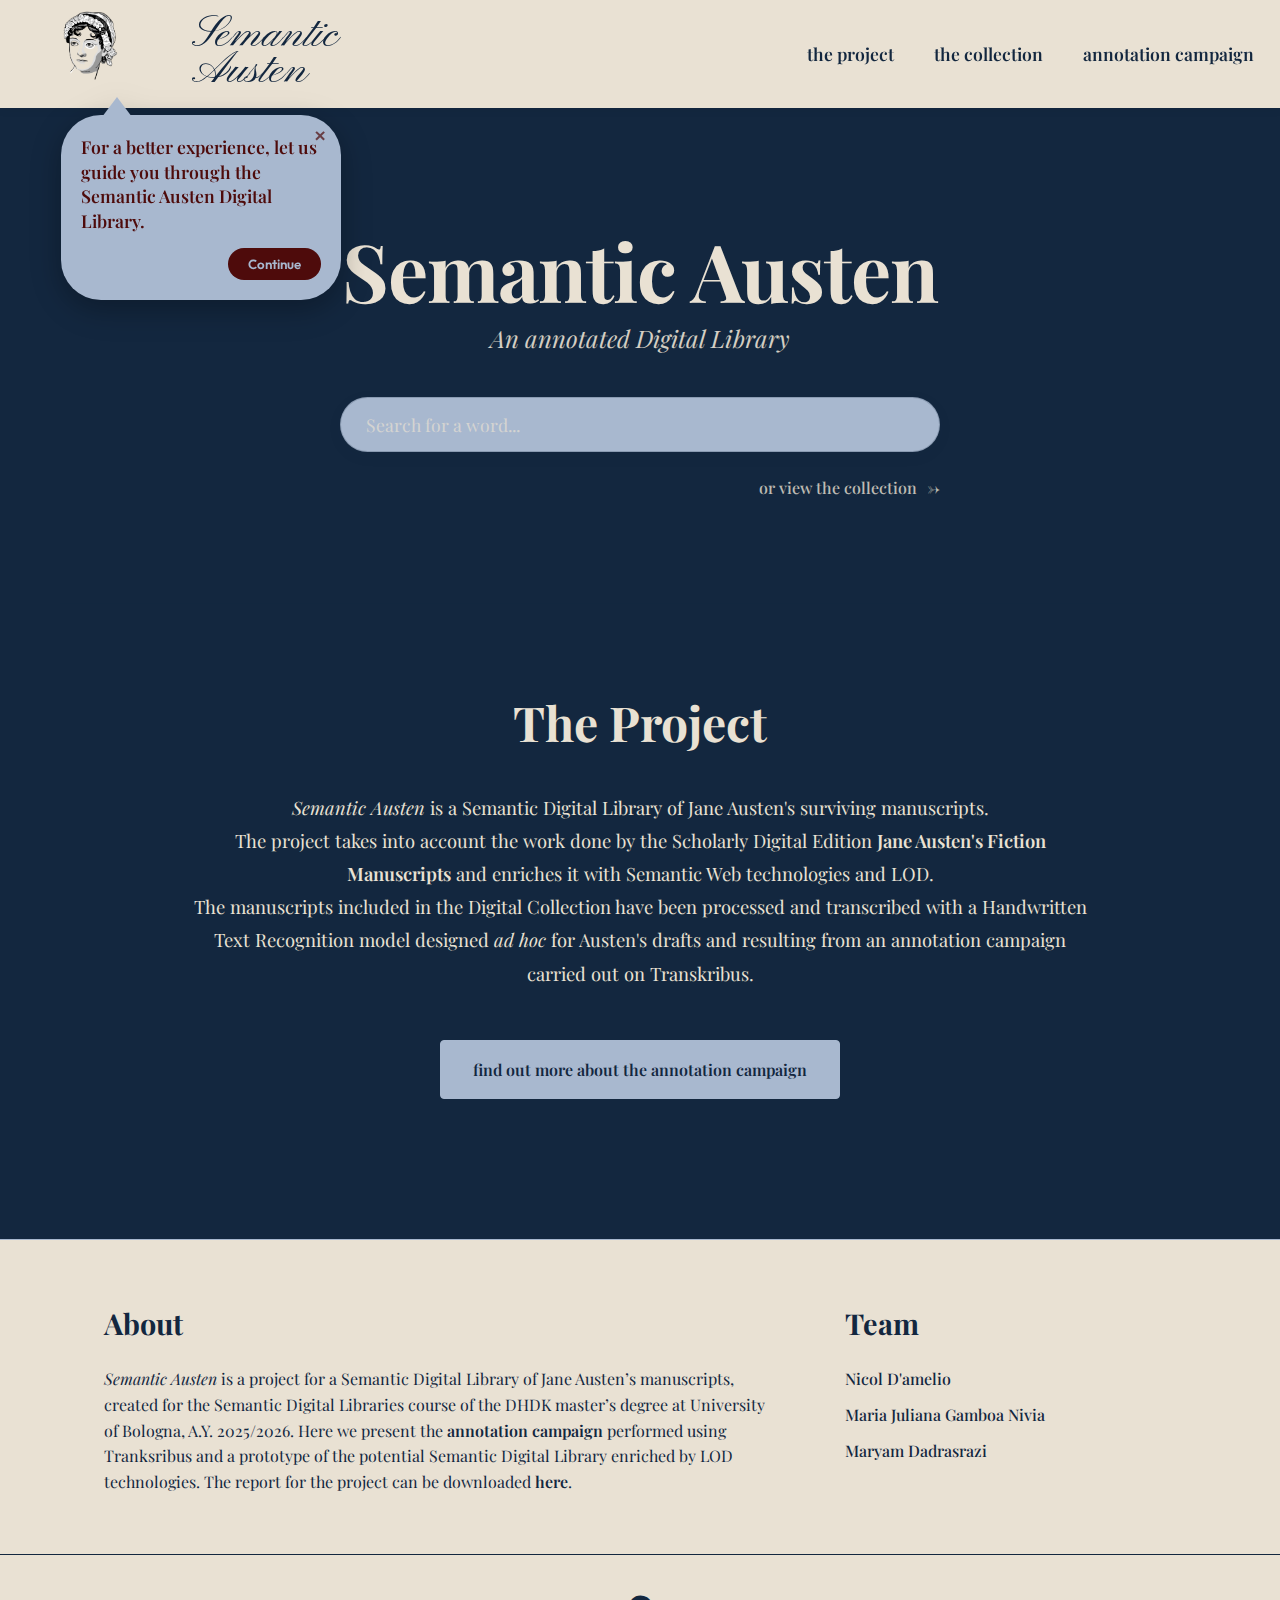
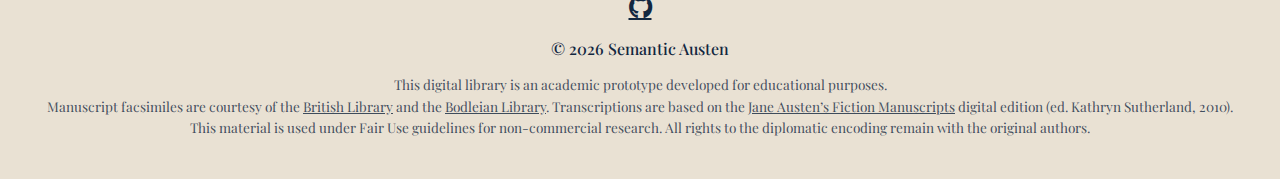
<file: index.html>
<!DOCTYPE html>
<html lang="en">

<head>
    <meta charset="UTF-8">
    <meta name="viewport" content="width=device-width, initial-scale=1.0">
    <title>Semantic Austen</title>
    <meta name="description"
        content="Semantic Austen: A digital humanities project exploring Jane Austen's works through semantic analysis.">
    <link rel="stylesheet" href="style.css">
    <link rel="icon" type="image/png" href="img/favicon.png">
</head>

<body>
    <nav>
        <a href="index.html" class="logo-container">
            <img src="img/logo.png" alt="Semantic Austen Logo">
            <div class="logo-text">
                <span>Semantic</span>
                <span>Austen</span>
            </div>
        </a>
        <button class="menu-toggle" id="mobile-menu-toggle" aria-label="Toggle navigation">
            <span></span>
            <span></span>
            <span></span>
        </button>
        <ul class="nav-links" id="nav-links">
            <li><a href="index.html">the project</a></li>
            <li><a href="collection.html">the collection</a></li>
            <li><a href="annotation.html">annotation campaign</a></li>
        </ul>
    </nav>

    <main class="container fade-in">
        <section class="hero">
            <h1>Semantic Austen</h1>
            <span class="subtitle">An annotated Digital Library</span>

            <div class="search-container">
                <input type="text" class="search-bar" placeholder="Search for a word...">
            </div>

            <div class="collection-link-wrapper">
                <a href="collection.html" class="collection-link">
                    or view the collection <span class="arrow">→</span>
                </a>
            </div>
        </section>

        <section class="project-section">
            <h2>The Project</h2>
            <div class="project-text">
                <p><i>Semantic Austen</i> is a Semantic Digital Library of Jane Austen's surviving manuscripts. <br> The project
                    takes into account the work done by the Scholarly Digital Edition <a href="https://janeausten.ac.uk/index.html">Jane Austen's Fiction Manuscripts</a>
                    and enriches it with Semantic Web technologies and LOD.
                <br> The manuscripts included in the Digital Collection have been processed and transcribed with a Handwritten Text Recognition model designed <i>ad hoc</i> for Austen's drafts and resulting from an annotation campaign carried out on Transkribus.</p>
            </div>
            <a href="annotation.html" class="btn-campaign">find out more about the annotation campaign</a>
        </section>
    </main>

    <aside class="prefooter">
        <div class="prefooter-container">
            <div class="prefooter-about">
                <h3>About</h3>
                <p><i>Semantic Austen</i> is a project for a Semantic Digital Library of Jane Austen’s manuscripts, created for the Semantic Digital Libraries course of the DHDK master’s degree at University of Bologna, A.Y. 2025/2026. Here we present the <a href="https://app.transkribus.org/invitations/93ef7248-2c41-40b5-ad9a-fbcf46987f68">annotation campaign</a> performed using Tranksribus and a prototype of the potential Semantic Digital Library enriched by LOD technologies. The report for the project can be downloaded <a href="report.pdf">here</a>.</p>
            </div>
            <div class="prefooter-team">
                <h3>Team</h3>
                <ul class="team-list">
                    <li><a href="https://github.com/nicoldamelio" target="_blank">Nicol D'amelio</a></li>
                    <li><a href="https://github.com/MariaJGamboa" target="_blank">Maria Juliana
                            Gamboa Nivia</a></li>
                    <li><a href="https://github.com/Maryamdadras" target="_blank">Maryam Dadrasrazi</a></li>
                </ul>
            </div>
        </div>
    </aside>

    <footer>
        <div class="footer-content">
            <a href="https://github.com/boloICOMs/semantic-austen" target="_blank" class="github-link">
                <i class="fa-brands fa-github"></i>
            </a>
            <p class="copyright">&copy; 2026 Semantic Austen</p>
            <p class="license-text">This digital library is an academic prototype developed for educational purposes. <br>
                Manuscript facsimiles are courtesy of the <a href="https://www.bl.uk/terms#websites%20and%20online%20services">British Library</a> and the <a href="https://digital.bodleian.ox.ac.uk/terms/">Bodleian Library</a>. Transcriptions are based on the <a href="https://janeausten.ac.uk/index.html">Jane Austen’s Fiction Manuscripts</a> digital edition (ed. Kathryn Sutherland, 2010). <br> This material is used under Fair Use guidelines for non-commercial research. All rights to the diplomatic encoding remain with the original authors.</p>
        </div>
    </footer>
    <script src="script.js"></script>
</body>

</html>
</file>
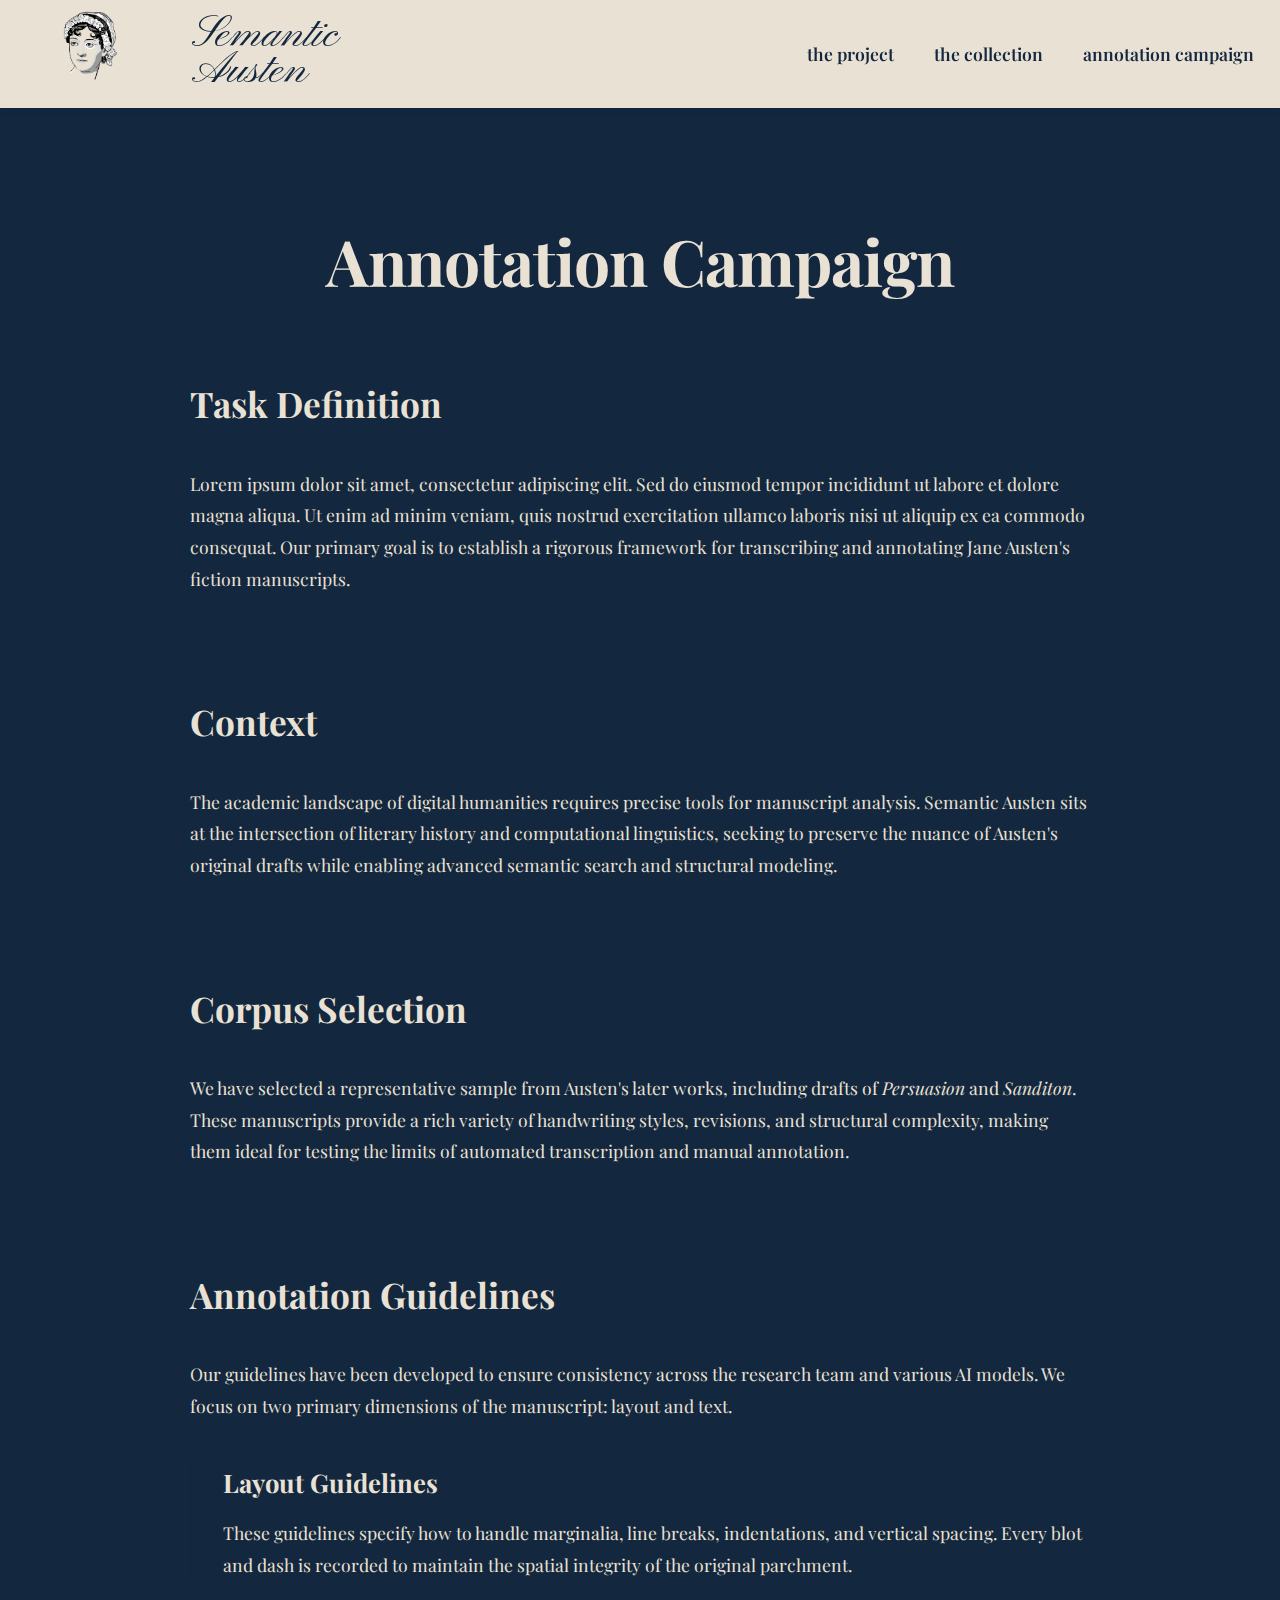
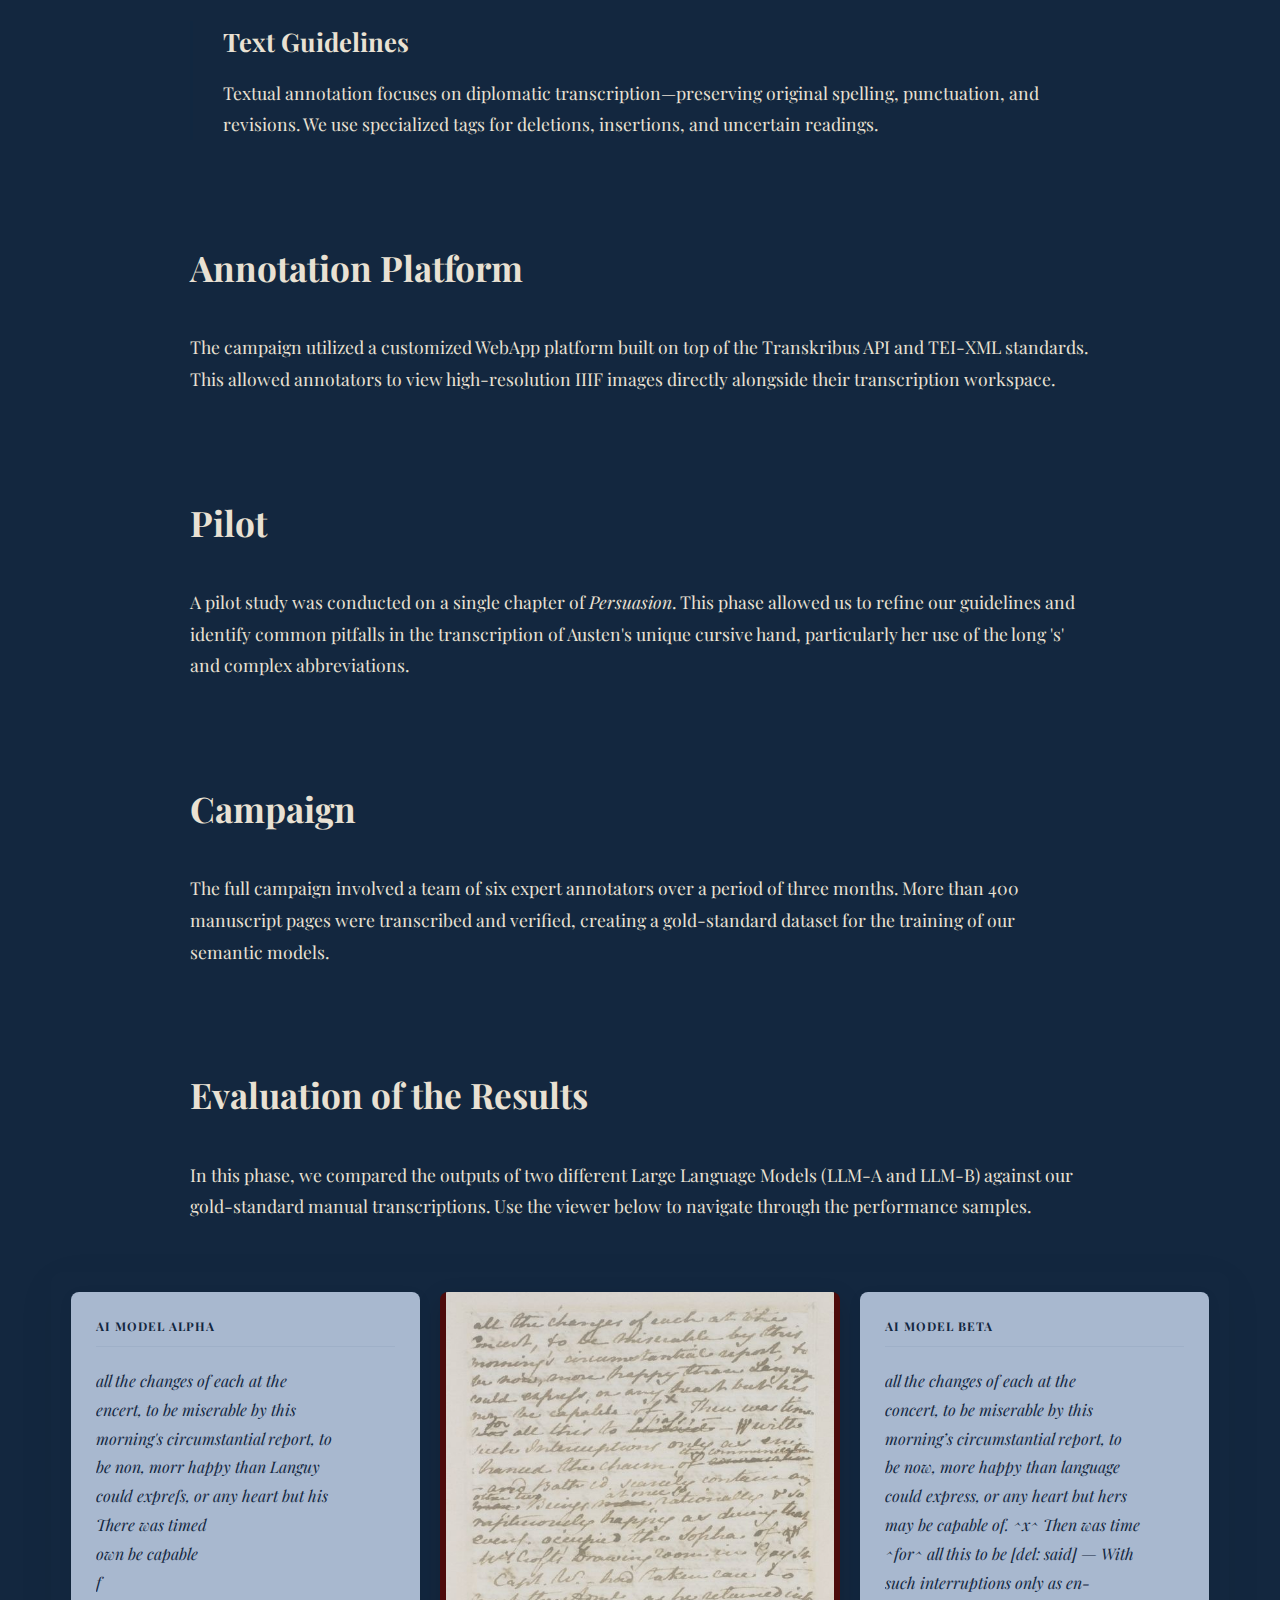
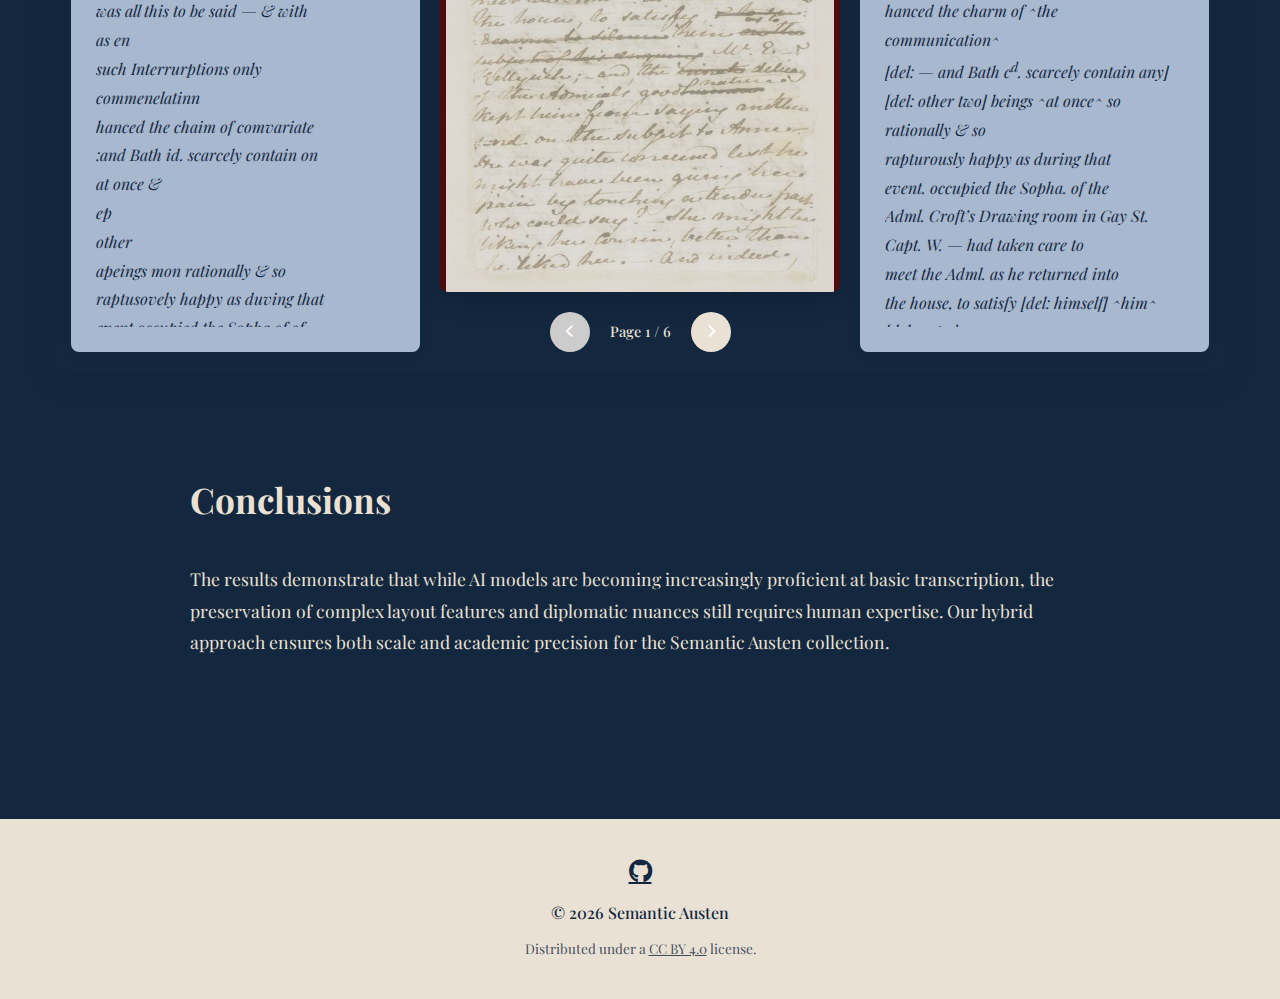
<file: annotation.html>
<!DOCTYPE html>
<html lang="en">

<head>
    <meta charset="UTF-8">
    <meta name="viewport" content="width=device-width, initial-scale=1.0">
    <title>Annotation Campaign | Semantic Austen</title>
    <meta name="description" content="Explore the annotation campaign and AI evaluation results for Semantic Austen.">
    <link rel="stylesheet" href="style.css">
    <link rel="icon" type="image/png" href="img/favicon.png">
    <link rel="stylesheet" href="https://cdnjs.cloudflare.com/ajax/libs/font-awesome/6.0.0/css/all.min.css">
    <link
        href="https://fonts.googleapis.com/css2?family=Inter:wght@300;400;500;600&family=Playfair+Display:ital,wght@0,400;0,700;1,400&display=swap"
        rel="stylesheet">
</head>

<body class="annotation-page">
    <nav>
        <a href="index.html" class="logo-container">
            <img src="img/logo.png" alt="Semantic Austen Logo">
            <div class="logo-text">
                <span>Semantic</span>
                <span>Austen</span>
            </div>
        </a>
        <button class="menu-toggle" id="mobile-menu-toggle" aria-label="Toggle navigation">
            <span></span>
            <span></span>
            <span></span>
        </button>
        <ul class="nav-links" id="nav-links">
            <li><a href="index.html">the project</a></li>
            <li><a href="collection.html">the collection</a></li>
            <li><a href="annotation.html" class="active">annotation campaign</a></li>
        </ul>
    </nav>

    <main class="container fade-in">
        <section class="hero no-subtitle">
            <h1>Annotation Campaign</h1>
        </section>

        <!-- Task Definition -->
        <section class="content-section">
            <h2>Task Definition</h2>
            <p>Lorem ipsum dolor sit amet, consectetur adipiscing elit. Sed do eiusmod tempor incididunt ut labore et
                dolore magna aliqua. Ut enim ad minim veniam, quis nostrud exercitation ullamco laboris nisi ut aliquip
                ex ea commodo consequat. Our primary goal is to establish a rigorous framework for transcribing and
                annotating Jane Austen's fiction manuscripts.</p>
        </section>

        <!-- Context -->
        <section class="content-section">
            <h2>Context</h2>
            <p>The academic landscape of digital humanities requires precise tools for manuscript analysis. Semantic
                Austen sits at the intersection of literary history and computational linguistics, seeking to preserve
                the nuance of Austen's original drafts while enabling advanced semantic search and structural modeling.
            </p>
        </section>

        <!-- Corpus Selection -->
        <section class="content-section">
            <h2>Corpus Selection</h2>
            <p>We have selected a representative sample from Austen's later works, including drafts of
                <em>Persuasion</em> and <em>Sanditon</em>. These manuscripts provide a rich variety of handwriting
                styles, revisions, and structural complexity, making them ideal for testing the limits of automated
                transcription and manual annotation.
            </p>
        </section>

        <!-- Annotation Guidelines -->
        <section class="content-section">
            <h2>Annotation Guidelines</h2>
            <p>Our guidelines have been developed to ensure consistency across the research team and various AI models.
                We focus on two primary dimensions of the manuscript: layout and text.</p>

            <div class="subsection">
                <h3>Layout Guidelines</h3>
                <p>These guidelines specify how to handle marginalia, line breaks, indentations, and vertical spacing.
                    Every blot and dash is recorded to maintain the spatial integrity of the original parchment.</p>
            </div>

            <div class="subsection">
                <h3>Text Guidelines</h3>
                <p>Textual annotation focuses on diplomatic transcription—preserving original spelling, punctuation, and
                    revisions. We use specialized tags for deletions, insertions, and uncertain readings.</p>
            </div>
        </section>

        <!-- Annotation Platform -->
        <section class="content-section">
            <h2>Annotation Platform</h2>
            <p>The campaign utilized a customized WebApp platform built on top of the Transkribus API and TEI-XML
                standards. This allowed annotators to view high-resolution IIIF images directly alongside their
                transcription workspace.</p>
        </section>

        <!-- Pilot -->
        <section class="content-section">
            <h2>Pilot</h2>
            <p>A pilot study was conducted on a single chapter of <em>Persuasion</em>. This phase allowed us to refine
                our guidelines and identify common pitfalls in the transcription of Austen's unique cursive hand,
                particularly her use of the long 's' and complex abbreviations.</p>
        </section>

        <!-- Campaign -->
        <section class="content-section">
            <h2>Campaign</h2>
            <p>The full campaign involved a team of six expert annotators over a period of three months. More than 400
                manuscript pages were transcribed and verified, creating a gold-standard dataset for the training of our
                semantic models.</p>
        </section>

        <!-- Evaluation of the Results -->
        <section class="content-section evaluation-section">
            <div class="section-intro">
                <h2>Evaluation of the Results</h2>
                <p>In this phase, we compared the outputs of two different Large Language Models (LLM-A and LLM-B)
                    against
                    our gold-standard manual transcriptions. Use the viewer below to navigate through the performance
                    samples.</p>
            </div>

            <div class="comparison-viewer">
                <div class="transcription-panel ai-panel" id="ai-1-panel">
                    <span class="panel-label">AI Model Alpha</span>
                    <div class="transcription-text" id="ai-1-text">
                        <!-- Content via JS -->
                    </div>
                </div>

                <div class="manuscript-panel">
                    <div class="manuscript-frame">
                        <img id="eval-img" src="" alt="Manuscript Page">
                    </div>
                    <div class="page-nav">
                        <button id="eval-prev" class="btn-circle" disabled><i class="fas fa-chevron-left"></i></button>
                        <span class="page-indicator">Page <span id="eval-page-num">1</span> / 6</span>
                        <button id="eval-next" class="btn-circle"><i class="fas fa-chevron-right"></i></button>
                    </div>
                </div>

                <div class="transcription-panel ai-panel" id="ai-2-panel">
                    <span class="panel-label">AI Model Beta</span>
                    <div class="transcription-text" id="ai-2-text">
                        <!-- Content via JS -->
                    </div>
                </div>
            </div>
        </section>

        <!-- Conclusions -->
        <section class="content-section">
            <h2>Conclusions</h2>
            <p>The results demonstrate that while AI models are becoming increasingly proficient at basic transcription,
                the preservation of complex layout features and diplomatic nuances still requires human expertise. Our
                hybrid approach ensures both scale and academic precision for the Semantic Austen collection.</p>
        </section>
    </main>

    <footer class="fade-in">
        <div class="footer-content">
            <a href="https://github.com/boloICOMs/semantic-austen" target="_blank" class="github-link">
                <i class="fa-brands fa-github"></i>
            </a>
            <p class="copyright">&copy; 2026 Semantic Austen</p>
            <p class="license-text">Distributed under a <a href="https://creativecommons.org/licenses/by/4.0/"
                    target="_blank">CC BY 4.0</a> license.</p>
        </div>
    </footer>

    <script src="script.js"></script>
</body>

</html>
</file>
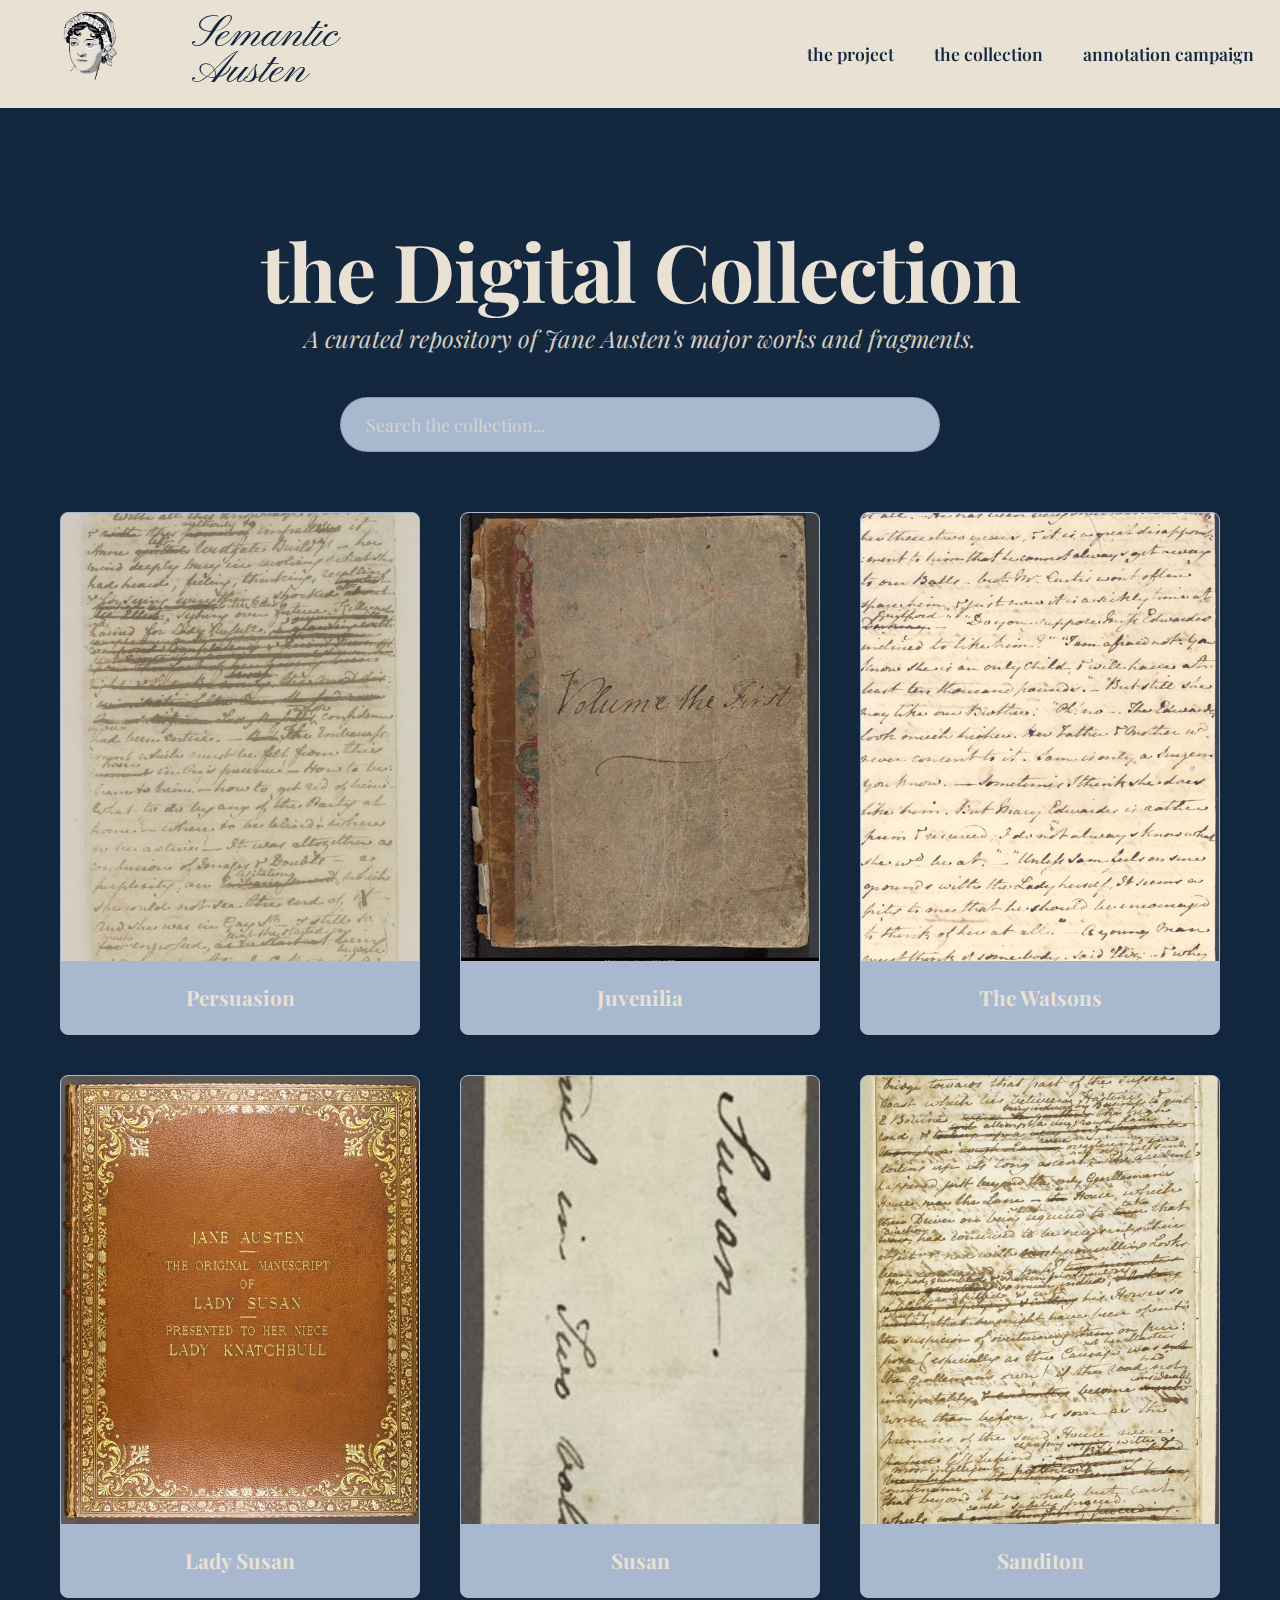
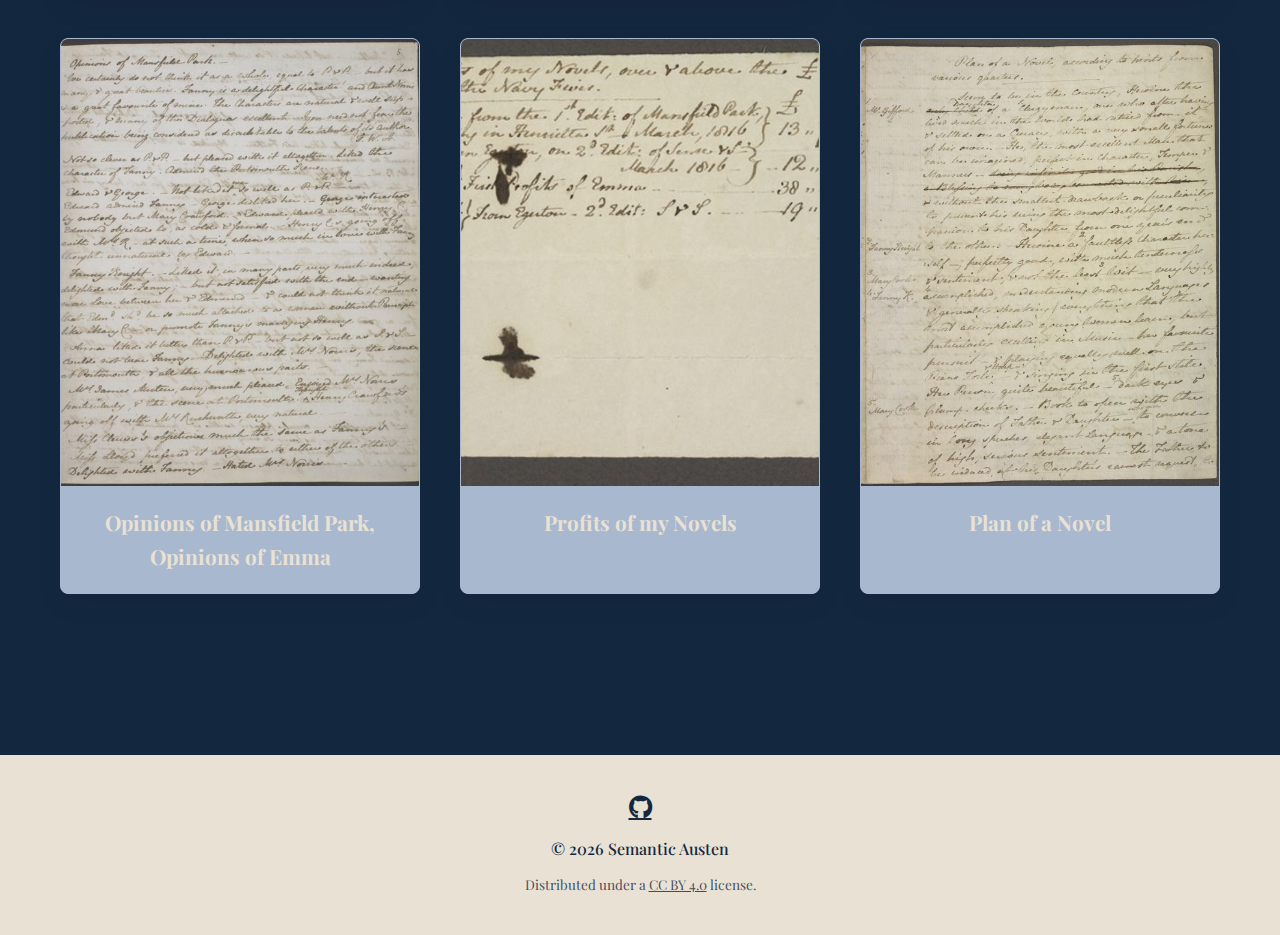
<file: collection.html>
<!DOCTYPE html>
<html lang="en">

<head>
    <meta charset="UTF-8">
    <meta name="viewport" content="width=device-width, initial-scale=1.0">
    <title>The Collection | Semantic Austen</title>
    <meta name="description" content="Browse the digital collection of Jane Austen's works.">
    <link rel="stylesheet" href="style.css">
    <link rel="icon" type="image/png" href="img/favicon.png">
</head>

<body>
    <nav>
        <a href="index.html" class="logo-container">
            <img src="img/logo.png" alt="Semantic Austen Logo">
            <div class="logo-text">
                <span>Semantic</span>
                <span>Austen</span>
            </div>
        </a>
        <button class="menu-toggle" id="mobile-menu-toggle" aria-label="Toggle navigation">
            <span></span>
            <span></span>
            <span></span>
        </button>
        <ul class="nav-links" id="nav-links">
            <li><a href="index.html">the project</a></li>
            <li><a href="collection.html">the collection</a></li>
            <li><a href="annotation.html">annotation campaign</a></li>
        </ul>
    </nav>

    <main class="container fade-in">
        <section class="hero">
            <h1>the Digital Collection</h1>
            <p class="subtitle">A curated repository of Jane Austen's major works and fragments.</p>
        </section>

        <section class="search-section">
            <input type="text" class="search-bar" placeholder="Search the collection...">
        </section>

        <section class="collection-grid">
            <!-- Card 1: Persuasion -->
            <a href="persuasion.html" class="collection-card">
                <div class="card-image-wrapper">
                    <img src="img/collection/persuasion.jpg"
                        alt="Persuasion">
                </div>
                <div class="card-caption">
                    <h4>Persuasion</h4>
                </div>
            </a>

            <!-- Card 2: Pride and Prejudice -->
            <a href="#" class="collection-card">
                <div class="card-image-wrapper">
                    <img src="img/collection/juvenilia.jpg"
                        alt="Juvenilia">
                </div>
                <div class="card-caption">
                    <h4>Juvenilia</h4>
                </div>
            </a>

            <!-- Card 4: Emma -->
            <a href="#" class="collection-card">
                <div class="card-image-wrapper">
                    <img src="img/collection/thewatsons.jpg"
                        alt="The Watsons">
                </div>
                <div class="card-caption">
                    <h4>The Watsons</h4>
                </div>
            </a>
            
            <!-- Card 3: Sense and Sensibility -->
            <a href="#" class="collection-card">
                <div class="card-image-wrapper">
                    <img src="img/collection/ladysusan.jpg"
                        alt="Lady Susan">
                </div>
                <div class="card-caption">
                    <h4>Lady Susan</h4>
                </div>
            </a>

            <!-- Card 5: Mansfield Park -->
            <a href="#" class="collection-card">
                <div class="card-image-wrapper">
                    <img src="img/collection/susan.jpg"
                        alt="Susan">
                </div>
                <div class="card-caption">
                    <h4>Susan</h4>
                </div>
            </a>

            <!-- Card 6: Sanditon -->
            <a href="#" class="collection-card">
                <div class="card-image-wrapper">
                    <img src="img/collection/sanditon.jpg"
                        alt="Sanditon">
                </div>
                <div class="card-caption">
                    <h4>Sanditon</h4>
                </div>
            </a>

            <!-- Card 7: The Juvenilia -->
            <a href="#" class="collection-card">
                <div class="card-image-wrapper">
                    <img src="img/collection/opinions.jpg"
                        alt="Opinions">
                </div>
                <div class="card-caption">
                    <h4>Opinions of Mansfield Park, Opinions of Emma</h4>
                </div>
            </a>

            <!-- Card 8: Northanger Abbey -->
            <a href="#" class="collection-card">
                <div class="card-image-wrapper">
                    <img src="img/collection/profits.jpg"
                        alt="Profits">
                </div>
                <div class="card-caption">
                    <h4>Profits of my Novels</h4>
                </div>
            </a>

            <!-- Card 9: Lady Susan -->
            <a href="#" class="collection-card">
                <div class="card-image-wrapper">
                    <img src="img/collection/plan.jpg"
                        alt="Plan">
                </div>
                <div class="card-caption">
                    <h4>Plan of a Novel</h4>
                </div>
            </a>
        </section>
    </main>

    <footer>
        <div class="footer-content">
            <a href="https://github.com/boloICOMs/semantic-austen" target="_blank" class="github-link">
                <i class="fa-brands fa-github"></i>
            </a>
            <p class="copyright">&copy; 2026 Semantic Austen</p>
            <p class="license-text">Distributed under a <a href="https://creativecommons.org/licenses/by/4.0/"
                    target="_blank">CC BY 4.0</a> license.</p>
        </div>
    </footer>
    <script src="script.js"></script>
</body>

</html>
</file>
<file: style.css>
@import url('https://fonts.googleapis.com/css2?family=Outfit:wght@300;400;600&family=Playfair+Display:ital,wght@0,400;0,700;1,400&family=Cinzel:wght@400;700&family=Pinyon+Script&display=swap');
@import url('https://cdnjs.cloudflare.com/ajax/libs/font-awesome/6.0.0/css/all.min.css');

:root {
    /* Mother of Pearl & Mystic Navy Palette */
    --bg-pearl: #E9E1D3;
    /* Mother of Pearl */
    --brand-navy: #13273F;
    /* Mystic Navy */
    --action-red: #4E0B0B;
    /* Red Inferno */
    --accent-slate: #A8B8CF;
    /* Slate Blue */

    /* Standard UI Variable Mapping */
    --bg-color: var(--bg-pearl);
    --surface-color: var(--bg-pearl);
    --primary-color: var(--bg-pearl);
    --secondary-color: var(--accent-slate);
    --text-color: var(--bg-pearl);
    --cta-color: var(--action-red);

    --navbar-height: clamp(100px, 12vh, 150px);
}

* {
    margin: 0;
    padding: 0;
    box-sizing: border-box;
}

html,
body {
    margin: 0;
    padding: 0;
    min-height: 100vh;
    overflow-x: hidden;
    /* Safety against horizontal scroll */
    width: 100%;
    padding-top: var(--navbar-height);
    /* Offset for fixed header */
}

body {
    font-family: 'Playfair Display', serif;
    background-color: var(--brand-navy);
    color: var(--bg-pearl);
    line-height: 1.6;
    display: flex;
    flex-direction: column;
}

/* Page Specific Overrides */
.collection-page {
    background-color: var(--bg-pearl);
    color: var(--brand-navy);
}

.collection-page h1,
.collection-page h2,
.collection-page h3,
.collection-page h4,
.collection-page h5,
.collection-page h6 {
    color: var(--brand-navy) !important;
}

.collection-page .hero .subtitle {
    color: var(--brand-navy);
    opacity: 0.8;
}

.collection-page .collection-card h4:hover {
    color: var(--action-red) !important;
}

.collection-page .search-bar {
    background-color: var(--accent-slate);
    color: var(--brand-navy);
    border: 1px solid rgba(19, 39, 63, 0.1);
}

.collection-page .search-bar::placeholder {
    color: rgba(19, 39, 63, 0.5);
}

.collection-page .collection-link {
    color: var(--brand-navy);
}

/* Item Page Specific Overrides */
.item-page {
    background-color: var(--bg-pearl);
    color: var(--brand-navy);
}

.item-page h1,
.item-page h2,
.item-page h4,
.item-page h5,
.item-page h6 {
    color: var(--brand-navy) !important;
}

.item-page .hero .subtitle {
    color: var(--brand-navy);
    opacity: 0.8;
}

.item-page .manuscript-viewer {
    background-color: var(--brand-navy);
    padding: 20px;
    border-radius: 8px;
    color: var(--bg-pearl);
}

.item-page .manuscript-image-wrapper {
    background-color: rgba(233, 225, 211, 0.1);
    box-shadow: 0 10px 40px rgba(0, 0, 0, 0.3);
}

.item-page .transcription-box {
    background-color: var(--brand-navy);
    color: var(--bg-pearl);
    border: 1px solid rgba(233, 225, 211, 0.1);
}

.item-page .transcription-title {
    color: var(--bg-pearl);
    border-bottom-color: rgba(233, 225, 211, 0.2);
}

.item-page .transcription-content {
    color: var(--bg-pearl);
}

.item-page .btn-page {
    background-color: var(--bg-pearl);
    color: var(--brand-navy);
}

.item-page .btn-page:hover:not(:disabled) {
    background-color: var(--accent-slate);
}

.item-page .btn-page:disabled {
    background-color: rgba(233, 225, 211, 0.2);
    color: rgba(233, 225, 211, 0.4);
}

.item-page .metadata-section {
    background-color: var(--accent-slate);
    border: none;
    box-shadow: 0 10px 30px rgba(168, 184, 207, 0.2);
}

.item-page .metadata-label,
.item-page .metadata-value {
    color: var(--brand-navy);
}

.item-page .metadata-item {
    border-bottom-color: rgba(19, 39, 63, 0.2);
}

.item-page .media-card {
    background-color: var(--action-red);
    border: 1px solid rgba(19, 39, 63, 0.1);
}

.item-page .media-title,
.item-page .media-type {
    color: var(--bg-pearl);
}



main {
    flex: 1 1 auto;
    /* Allow main to grow and shrink as needed */
}

h1,
h2,
h3,
h4,
h5,
h6 {
    font-family: 'Playfair Display', serif;
    color: var(--bg-pearl);
}

/* Navbar */
nav {
    width: 100%;
    height: var(--navbar-height);
    background: var(--bg-pearl);
    backdrop-filter: blur(10px);
    display: flex;
    justify-content: space-between;
    align-items: center;
    padding: 0 2%;
    position: fixed;
    top: 0;
    left: 0;
    z-index: 1000;
    box-shadow: 0 2px 10px rgba(0, 0, 0, 0.05);
    transition: transform 0.4s cubic-bezier(0.4, 0, 0.2, 1), background 0.3s ease;
}

nav.nav-hidden {
    transform: translateY(-100%);
}

.logo-container {
    display: flex;
    align-items: center;
    gap: 25px;
    /* Reduced gap to attach text closer to logo */
    text-decoration: none;
    color: var(--brand-navy);
}

.logo-container img {
    height: calc(var(--navbar-height) * 0.85);
    /* Responsive logo height */
    width: auto;
    transition: transform 0.3s ease;
}

.logo-container:hover img {
    transform: scale(1.05);
}

.logo-text {
    font-family: 'Pinyon Script', cursive;
    font-size: clamp(1.8rem, 4vw, 2.8rem);
    font-weight: 400;
    text-transform: none;
    line-height: 0.8;
    display: flex;
    flex-direction: column;
    color: var(--brand-navy);
}

.logo-text span {
    display: block;
}

/* Hamburger Menu Toggle */
.menu-toggle {
    display: none;
    flex-direction: column;
    gap: 5px;
    cursor: pointer;
    background: none;
    border: none;
    padding: 10px;
    z-index: 1001;
}

.menu-toggle span {
    display: block;
    width: 25px;
    height: 2px;
    background-color: var(--brand-navy);
    transition: all 0.3s ease;
}

.nav-links {
    display: flex;
    list-style: none;
    gap: 40px;
}

.nav-links a {
    text-decoration: none;
    color: var(--brand-navy);
    font-weight: 600;
    font-size: 1.1rem;
    font-family: 'Playfair Display', serif;
    position: relative;
    transition: color 0.3s ease;
}

.nav-links a::after {
    content: '';
    position: absolute;
    width: 0;
    height: 2px;
    bottom: -5px;
    left: 0;
    background-color: var(--action-red);
    transition: width 0.3s ease;
}

.nav-links a:hover {
    color: var(--action-red);
}

.nav-links a:hover::after,
.nav-links a:active::after {
    width: 100%;
}

.nav-links a:active {
    color: var(--action-red);
}

/* Tablet & Mobile Styles */
@media (max-width: 820px) {

    /* iPad Air point */
    nav {
        height: 80px;
    }

    .logo-container img {
        height: 60px;
    }

    .menu-toggle {
        display: flex;
        /* Show hamburger */
    }

    .nav-links {
        position: absolute;
        top: 80px;
        /* Below the nav */
        left: 0;
        width: 100%;
        background: rgba(253, 250, 245, 0.98);
        backdrop-filter: blur(10px);
        flex-direction: column;
        align-items: center;
        gap: 0;
        max-height: 0;
        /* Hidden by default */
        overflow: hidden;
        transition: max-height 0.4s ease, opacity 0.3s ease;
        opacity: 0;
        box-shadow: 0 4px 10px rgba(0, 0, 0, 0.05);
        border-top: 1px solid rgba(0, 43, 78, 0.05);
        padding: 0;
    }

    .nav-links.active {
        max-height: 300px;
        /* Adjust based on content */
        opacity: 1;
        padding: 20px 0;
    }

    .nav-links li {
        width: 100%;
        text-align: center;
    }

    .nav-links a {
        display: block;
        padding: 15px 0;
        width: 100%;
    }

    .nav-links a::after {
        display: none;
        /* Hide hover underline in dropdown */
    }
}

/* Mobile specific: Hide name only on small phones */
@media (max-width: 600px) {
    .logo-text {
        display: none;
    }
}

/* Layout */
.container {
    max-width: 1200px;
    width: 100%;
    margin: 10px auto 60px;
    padding: 0 20px;
}

.annotation-page .container {
    max-width: 1600px;
}

.hero {
    text-align: center;
    margin-bottom: 10px;
    /* even tighter */
    padding-top: 0;
}

.hero h1 {
    font-size: clamp(2.5rem, 8vw, 5rem);
    color: var(--primary-color);
    margin: 0 0 5px;
    letter-spacing: -1px;
    line-height: 1.1;
}

/* Inline Links */
.project-text a,
.prefooter-about a {
    color: var(--accent-color);
    text-decoration: none;
    font-weight: 600;
    border-bottom: 2px solid transparent;
    transition: all 0.3s ease;
}

.project-text a:hover,
.prefooter-about a:hover,
.project-text a:active,
.prefooter-about a:active {
    border-bottom-color: var(--action-red);
}

.hero .subtitle {
    font-size: 1.5rem;
    color: var(--bg-pearl);
    opacity: 0.9;
    font-family: 'Playfair Display', serif;
    font-style: italic;
    margin-bottom: 40px;
    display: block;
}

/* Search Bar */
.search-container {
    max-width: 600px;
    margin: 0 auto 20px;
    position: relative;
}

.search-bar {
    width: 100%;
    padding: 18px 30px;
    border: 1px solid rgba(19, 39, 63, 0.1);
    border-radius: 50px;
    background-color: var(--secondary-color);
    font-size: 1.1rem;
    font-family: 'Playfair Display', serif;
    color: var(--bg-pearl);
    box-shadow: 0 10px 30px rgba(0, 0, 0, 0.03);
    transition: all 0.3s ease;
}

.search-bar:focus {
    outline: none;
    border-color: var(--action-red);
    box-shadow: 0 10px 30px rgba(78, 11, 11, 0.1);
}

.search-bar::placeholder {
    color: rgba(233, 225, 211, 0.7);
}

/* Collection Link */
.collection-link-wrapper {
    text-align: right;
    max-width: 600px;
    margin: 0 auto;
}

.collection-link {
    display: inline-flex;
    align-items: center;
    text-decoration: none;
    color: var(--primary-color);
    font-weight: 500;
    font-size: 1rem;
    transition: all 0.3s ease;
    opacity: 0.8;
}

.collection-link:hover {
    color: var(--accent-slate);
    opacity: 1;
    transform: translateX(5px);
}

.collection-link .arrow {
    margin-left: 10px;
    font-size: 1.2rem;
    transition: transform 0.3s ease;
}

.collection-link:hover .arrow {
    transform: translateX(5px);
}


/* Project Section */
.project-section {
    margin-top: 100px;
    padding: 80px 0;
    border-top: 1px solid rgba(0, 43, 78, 0.05);
    text-align: center;
}

.project-section h2 {
    font-size: 3rem;
    color: var(--primary-color);
    margin-bottom: 30px;
}

.project-text {
    font-size: 1.15rem;
    color: var(--bg-pearl);
    max-width: 900px;
    margin: 0 auto 50px;
    line-height: 1.8;
}

/* Button Styling */
.btn-campaign {
    display: inline-block;
    padding: 16px 32px;
    background-color: var(--accent-slate);
    color: var(--brand-navy);
    text-decoration: none;
    border-radius: 4px;
    font-weight: 600;
    font-size: 1rem;
    transition: all 0.3s ease;
    border: 1px solid var(--accent-slate);
}

.btn-primary {
    display: inline-block;
    padding: 16px 32px;
    background-color: var(--action-red);
    color: white;
    text-decoration: none;
    border-radius: 4px;
    font-weight: 600;
    font-size: 1rem;
    transition: all 0.3s ease;
    border: 1px solid var(--action-red);
}

.btn-campaign:hover {
    background-color: transparent;
    color: var(--accent-slate);
    transform: translateY(-2px);
    box-shadow: 0 5px 15px rgba(168, 184, 207, 0.2);
    text-decoration: underline;
    text-underline-offset: 4px;
}

.btn-primary:hover {
    background-color: transparent;
    color: var(--action-red);
    transform: translateY(-2px);
    box-shadow: 0 5px 15px rgba(78, 11, 11, 0.2);
    text-decoration: underline;
    text-underline-offset: 4px;
}

.btn-campaign:active,
.btn-primary:active {
    transform: translateY(0);
    box-shadow: 0 2px 5px rgba(0, 0, 0, 0.1);
}

.btn-secondary {
    display: inline-block;
    padding: 12px 24px;
    background-color: transparent;
    color: var(--brand-navy);
    text-decoration: none;
    border-radius: 4px;
    font-weight: 600;
    font-size: 0.95rem;
    transition: all 0.3s ease;
    border: 2px solid var(--brand-navy);
}

.btn-secondary:hover {
    background-color: var(--brand-navy);
    color: white;
    transform: translateY(-2px);
    box-shadow: 0 5px 15px rgba(19, 39, 63, 0.2);
}

/* Prefooter */
.prefooter {
    padding: 60px 0;
    background-color: var(--bg-pearl);
    border-top: 1px solid var(--accent-slate);
    width: 100%;
    color: var(--brand-navy);
}

.prefooter-container {
    max-width: 1200px;
    margin: 0 auto;
    padding: 0 5%;
    display: flex;
    justify-content: space-between;
    gap: 80px;
}

.prefooter-about {
    flex: 2;
    color: var(--brand-navy);
}

.prefooter-team {
    flex: 1;
    color: var(--brand-navy);
}

.prefooter h3 {
    font-size: 1.8rem;
    color: var(--brand-navy);
    margin-bottom: 20px;
}

.team-list {
    list-style: none;
}

.team-list li {
    margin-bottom: 10px;
}

.team-list a {
    text-decoration: none;
    color: var(--brand-navy);
    transition: color 0.3s ease;
    font-weight: 500;
    position: relative;
    padding-bottom: 2px;
}

.team-list a::after {
    content: '';
    position: absolute;
    width: 0;
    height: 1.5px;
    bottom: 0;
    left: 0;
    background-color: var(--action-red);
    transition: width 0.3s ease;
}

.team-list a:hover {
    color: var(--action-red);
}

.team-list a:hover::after {
    width: 100%;
}

/* Footer Section Redesign */
footer {
    width: 100%;
    padding: 40px 0;
    background-color: var(--bg-pearl);
    border-top: 1px solid var(--brand-navy);
}

.footer-content {
    display: flex;
    flex-direction: column;
    justify-content: center;
    align-items: center;
    gap: 12px;
    color: var(--brand-navy);
    text-align: center;
}

.github-link {
    color: var(--brand-navy);
    font-size: 1.5rem;
    transition: all 0.3s ease;
    display: inline-flex;
    margin-bottom: 5px;
}

.github-link:hover {
    color: var(--action-red);
}

.copyright {
    font-size: 1rem;
    font-weight: 500;
    color: var(--brand-navy);
    margin: 0;
}

.license-text {
    font-size: 0.85rem;
    font-weight: 300;
    color: rgba(19, 39, 63, 0.8);
    margin: 0;
}

.license-text a {
    color: inherit;
    transition: color 0.3s ease;
}

.license-text a:hover {
    color: var(--action-red);
    text-decoration: underline;
    text-decoration-color: var(--action-red);
}

/* Animations */
@keyframes fadeIn {
    from {
        opacity: 0;
        transform: translateY(20px);
    }

    to {
        opacity: 1;
        transform: translateY(0);
    }
}

.fade-in {
    animation: fadeIn 1s ease forwards;
}

/* Collection Page Styles */
.search-section {
    max-width: 600px;
    margin: 0 auto 60px;
    text-align: center;
}

.search-bar {
    width: 100%;
    padding: 15px 25px;
    font-size: 1.1rem;
    border: 1px solid rgba(19, 39, 63, 0.2);
    border-radius: 30px;
    background-color: var(--secondary-color);
    box-shadow: 0 4px 15px rgba(19, 39, 63, 0.05);
    transition: all 0.3s ease;
    font-family: 'Playfair Display', serif;
    outline: none;
    color: var(--bg-pearl);
}

.search-bar:focus {
    border-color: var(--action-red);
    box-shadow: 0 4px 20px rgba(78, 11, 11, 0.15);
}

.collection-grid {
    display: grid;
    grid-template-columns: repeat(3, 1fr);
    gap: 40px;
    margin-bottom: 100px;
}

.collection-card {
    background-color: var(--secondary-color);
    border-radius: 8px;
    overflow: hidden;
    box-shadow: 0 10px 30px rgba(0, 0, 0, 0.05);
    border: 1px solid var(--accent-slate);
    transition: all 0.4s cubic-bezier(0.165, 0.84, 0.44, 1);
    text-decoration: none;
    color: var(--brand-navy);
    display: flex;
    flex-direction: column;
}

.card-caption h4 {
    margin: 0;
    font-size: 1.3rem;
    color: var(--brand-navy);
    font-family: 'Playfair Display', serif;
    transition: color 0.3s ease;
}

.card-image-wrapper {
    width: 100%;
    aspect-ratio: 4/5;
    overflow: hidden;
}

.collection-card img {
    width: 100%;
    height: 100%;
    object-fit: cover;
    transition: transform 0.6s ease;
}

.card-caption {
    padding: 20px;
    text-align: center;
}

.card-caption h4 {
    margin: 0;
    font-size: 1.3rem;
    color: var(--primary-color);
    font-family: 'Playfair Display', serif;
    transition: color 0.3s ease;
}

/* Card Hover Effects */
.collection-card:hover {
    transform: translateY(-10px);
    box-shadow: 0 20px 40px rgba(0, 43, 78, 0.12);
}

.collection-card:hover img {
    transform: scale(1.05);
}

.collection-card:hover h4 {
    color: white;
    text-decoration: underline;
    text-underline-offset: 4px;
}

/* Collection Responsiveness */
@media (max-width: 1024px) {
    .collection-grid {
        gap: 30px;
    }
}

@media (max-width: 600px) {
    .collection-grid {
        grid-template-columns: repeat(2, 1fr);
        gap: 20px;
    }

    .card-caption h4 {
        font-size: 1.1rem;
    }

    .card-caption {
        padding: 15px;
    }
}

/* Persuasion Page Advanced Features */
.viewer-container {
    display: flex;
    gap: 40px;
    margin: 20px 0 40px;
    align-items: flex-start;
}

.manuscript-viewer {
    flex: 1;
    position: relative;
}

.manuscript-image-wrapper {
    width: 100%;
    aspect-ratio: 3/4;
    border-radius: 8px;
    overflow: hidden;
    box-shadow: 0 10px 40px rgba(0, 0, 0, 0.15);
    background-color: #f4eee1;
}

.manuscript-viewer img {
    width: 100%;
    height: 100%;
    object-fit: contain;
    /* Changed from cover to prevent clipping */
    transition: opacity 0.5s ease;
}

.page-controls {
    display: flex;
    justify-content: space-between;
    margin-top: 15px;
}

.btn-page {
    background-color: var(--primary-color);
    color: white;
    border: none;
    padding: 10px 20px;
    border-radius: 4px;
    cursor: pointer;
    font-family: 'Playfair Display', serif;
    transition: all 0.3s ease;
    display: flex;
    align-items: center;
    gap: 8px;
}

.btn-page:hover:not(:disabled) {
    background-color: var(--accent-color);
    transform: translateY(-2px);
}

.btn-page:disabled {
    background-color: #ccc;
    cursor: not-allowed;
}

.transcription-box {
    flex: 1;
    background-color: white;
    padding: 40px;
    border-radius: 8px;
    box-shadow: 0 10px 30px rgba(0, 43, 78, 0.05);
    border: 1px solid rgba(0, 43, 78, 0.1);
    min-height: 500px;
    color: var(--brand-navy);
}

.transcription-content {
    font-family: 'Playfair Display', serif;
    line-height: 1.8;
    color: var(--text-color);
    font-size: 1.05rem;
}

.transcription-title {
    font-family: 'Playfair Display', serif;
    font-size: 1.5rem;
    margin-bottom: 25px;
    color: var(--primary-color);
    border-bottom: 2px solid var(--accent-color);
    padding-bottom: 10px;
}

.viewer-actions {
    display: flex;
    gap: 20px;
    margin-top: 30px;
}

.btn-action {
    flex: 1;
    text-align: center;
    padding: 12px;
    border-radius: 6px;
    text-decoration: none;
    font-weight: 500;
    font-size: 0.9rem;
    transition: all 0.3s ease;
}

.btn-iiif,
.btn-xml {
    background-color: var(--accent-slate);
    border: 1px solid var(--accent-slate);
    color: var(--brand-navy);
}

.btn-iiif:hover,
.btn-xml:hover {
    background-color: transparent;
    color: var(--accent-slate);
    text-decoration: underline;
    text-underline-offset: 4px;
}


/* Metadata Section */
.metadata-section {
    margin: 80px 0;
    padding: 60px;
    background-color: rgba(0, 43, 78, 0.02);
    border-radius: 12px;
}

.metadata-section h2 {
    font-family: 'Playfair Display', serif;
    margin-bottom: 40px;
    text-align: center;
}

.metadata-list {
    max-width: 800px;
    margin: 0 auto;
    display: flex;
    flex-direction: column;
    gap: 20px;
}

.metadata-item {
    display: flex;
    justify-content: space-between;
    padding-bottom: 15px;
    border-bottom: 1px solid rgba(0, 43, 78, 0.1);
}

.metadata-label {
    font-weight: 600;
    color: var(--primary-color);
    flex: 1;
}

.metadata-value {
    flex: 2;
    color: var(--brand-navy);
}

/* Media Carousel */
.carousel-section {
    margin: 60px 0 40px;
}

.carousel-section h2 {
    font-family: 'Playfair Display', serif;
    margin-bottom: 40px;
    text-align: center;
}

.carousel-container {
    display: flex;
    gap: 30px;
    overflow-x: auto;
    padding: 20px 0 40px;
    scroll-behavior: smooth;
    -ms-overflow-style: none;
    scrollbar-width: none;
}

.carousel-container::-webkit-scrollbar {
    display: none;
}

.media-card {
    min-width: 300px;
    background-color: var(--action-red);
    border-radius: 8px;
    overflow: hidden;
    box-shadow: 0 10px 20px rgba(0, 0, 0, 0.05);
    border: 1px solid var(--accent-slate);
    text-decoration: none;
    color: var(--brand-navy);
    transition: transform 0.4s ease, box-shadow 0.4s ease;
}

.media-thumbnail {
    width: 100%;
    aspect-ratio: 1/1;
    overflow: hidden;
}

.media-thumbnail img {
    width: 100%;
    height: 100%;
    object-fit: cover;
    transition: transform 0.5s ease;
}

.media-info {
    padding: 12px 15px;
}

.media-type {
    font-size: 0.75rem;
    text-transform: uppercase;
    color: var(--brand-navy);
    font-weight: 600;
    margin-bottom: 5px;
    display: block;
    opacity: 0.8;
}

.media-title {
    font-family: 'Playfair Display', serif;
    font-size: 1.1rem;
    color: var(--brand-navy);
    line-height: 1.4;
}

.media-card:hover {
    transform: translateY(-8px);
    box-shadow: 0 15px 35px rgba(0, 43, 78, 0.1);
}

.media-card:hover img {
    transform: scale(1.08);
}

.carousel-wrapper {
    position: relative;
    display: flex;
    align-items: center;
}

.carousel-arrow {
    position: absolute;
    width: 45px;
    height: 45px;
    background: rgba(255, 255, 255, 0.8);
    backdrop-filter: blur(5px);
    border: 1px solid rgba(0, 43, 78, 0.1);
    border-radius: 50%;
    color: var(--brand-navy);
    display: flex;
    align-items: center;
    justify-content: center;
    cursor: pointer;
    z-index: 10;
    transition: all 0.3s ease;
    box-shadow: 0 4px 15px rgba(0, 0, 0, 0.1);
}

.carousel-arrow:hover {
    background: var(--accent-slate);
    color: var(--bg-pearl);
    transform: scale(1.1);
}

.carousel-arrow.prev {
    left: -22px;
}

.carousel-arrow.next {
    right: -22px;
}

@media (max-width: 1024px) {
    .carousel-arrow {
        display: none;
        /* Hide on small screens where touch is better */
    }
}

/* Responsiveness for Persuasion Page */
@media (max-width: 1024px) {
    .viewer-container {
        gap: 20px;
    }
}

@media (max-width: 820px) {
    .viewer-container {
        flex-direction: column;
    }

    .manuscript-viewer,
    .transcription-box {
        width: 100%;
    }
}

@media (max-width: 600px) {
    .metadata-item {
        flex-direction: column;
        gap: 5px;
    }

    .metadata-section {
        padding: 40px 20px;
    }

    .viewer-actions {
        flex-direction: column;
    }
}



/* Annotation Campaign Styles */
.hero.no-subtitle {
    text-align: center;
    margin-bottom: 80px;
}

.hero.no-subtitle h1 {
    font-size: 4rem;
    margin-bottom: 0;
}

.content-section {
    max-width: 900px;
    margin: 0 auto 100px;
}

.content-section h2 {
    font-family: 'Playfair Display', serif;
    font-size: 2.2rem;
    color: var(--primary-color);
    margin-bottom: 25px;
    border-bottom: 2px solid var(--accent-color);
    padding-bottom: 10px;
    display: inline-block;
}

.content-section p {
    font-size: 1.1rem;
    line-height: 1.8;
    color: var(--text-color);
}

.subsection {
    margin-top: 40px;
    padding-left: 30px;
    border-left: 3px solid rgba(0, 43, 78, 0.1);
}

.subsection h3 {
    font-family: 'Playfair Display', serif;
    font-size: 1.6rem;
    color: var(--primary-color);
    margin-bottom: 15px;
}

/* Comparison Viewer (3-Column Layout) */
.evaluation-section {
    max-width: 95%;
    margin: 0 auto 100px;
}

.section-intro {
    max-width: 900px;
    margin: 0 auto 50px;
    text-align: left;
}

.comparison-viewer {
    display: flex;
    gap: 20px;
    margin-top: 50px;
    align-items: stretch;
    /* Match height of all panels */
    background-color: var(--secondary-olive);
    padding: 20px;
    border-radius: 12px;
    box-shadow: 0 10px 40px rgba(0, 0, 0, 0.05);
    border: 1px solid var(--accent-brown);
    max-height: 700px;
}

.annotation-page .content-section a {
    color: var(--accent-slate);
    text-decoration: none;
    position: relative;
    display: inline-block;
    vertical-align: bottom;
    transition: all 0.3s ease;
}

.annotation-page .content-section a::after {
    content: '';
    position: absolute;
    width: 0;
    height: 1.5px;
    bottom: 0px;
    left: 0;
    background-color: var(--accent-slate);
    transition: width 0.3s ease;
    z-index: 1;
}

.annotation-page .content-section a:hover::after {
    width: 100%;
}

.transcription-panel {
    flex: 1.5;
    background: var(--accent-slate);
    padding: 25px;
    border-radius: 8px;
    box-shadow: 0 4px 15px rgba(0, 0, 0, 0.05);
    min-height: 400px;
    position: relative;
    color: var(--brand-navy);
    display: flex;
    flex-direction: column;
    overflow: hidden;
}

.transcription-panel p,
.transcription-panel .transcription-text {
    color: var(--brand-navy);
}


.panel-label {
    display: block;
    font-size: 0.75rem;
    text-transform: uppercase;
    font-weight: 700;
    letter-spacing: 1px;
    color: var(--brand-navy);
    margin-bottom: 20px;
    border-bottom: 1px solid rgba(0, 43, 78, 0.05);
    padding-bottom: 10px;
}

.ai-panel .transcription-text {
    font-style: italic;
    color: var(--brand-navy);
    transition: opacity 0.3s ease;
    flex: 1;
    overflow-y: auto;
    overflow-x: auto;
    padding-right: 15px;
    line-height: 1.6;
}

.ai-panel .transcription-text p {
    font-size: 1rem;
    margin: 0;
}

.transcription-key {
    font-size: 0.7rem;
    margin-top: 20px;
    padding-top: 15px;
    border-top: 1px solid rgba(0, 43, 78, 0.1);
    line-height: 1.6;
}

.transcription-key strong {
    display: block;
    margin-bottom: 8px;
    text-transform: uppercase;
    letter-spacing: 0.5px;
    font-size: 0.75rem;
}

/* Custom scrollbar for better aesthetics */
.ai-panel .transcription-text::-webkit-scrollbar {
    width: 6px;
}

.ai-panel .transcription-text::-webkit-scrollbar-track {
    background: rgba(19, 39, 63, 0.05);
    border-radius: 3px;
}

.ai-panel .transcription-text::-webkit-scrollbar-thumb {
    background: rgba(19, 39, 63, 0.2);
    border-radius: 3px;
}

.manuscript-panel {
    flex: 2;
    display: flex;
    flex-direction: column;
}

.manuscript-frame {
    width: 100%;
    flex: 1;
    border-radius: 8px;
    overflow: hidden;
    box-shadow: 0 8px 25px rgba(0, 0, 0, 0.15);
    background-color: var(--action-red);
    margin-bottom: 20px;
}

.manuscript-frame img {
    width: 100%;
    height: 100%;
    object-fit: contain;
    /* Changed from cover to prevent clipping */
    transition: opacity 0.3s ease;
}

.page-nav {
    display: flex;
    align-items: center;
    justify-content: center;
    gap: 20px;
}

.btn-circle {
    width: 40px;
    height: 40px;
    border-radius: 50%;
    border: none;
    background-color: var(--primary-color);
    color: white;
    cursor: pointer;
    display: flex;
    align-items: center;
    justify-content: center;
    transition: all 0.3s ease;
}

.btn-circle:hover:not(:disabled) {
    background-color: var(--accent-slate);
    transform: scale(1.1);
}

.btn-circle:disabled {
    background-color: #ccc;
    cursor: not-allowed;
}

.page-indicator {
    font-size: 0.9rem;
    font-weight: 500;
    color: var(--primary-color);
}

/* Responsiveness for Annotation Page */
@media (max-width: 1024px) {
    .comparison-viewer {
        flex-direction: column;
        align-items: center;
        max-height: none;
    }

    .transcription-panel,
    .manuscript-panel {
        width: 100%;
        max-width: 600px;
    }

    .transcription-panel {
        min-height: 600px;
    }
}

@media (max-width: 600px) {
    .hero.no-subtitle h1 {
        font-size: 2.8rem;
    }

    .content-section {
        padding: 0 20px;
    }

    .comparison-viewer {
        padding: 15px;
    }
}


@media (max-width: 820px) {

    /* Match navbar breakpoint */
    .container {
        margin: 40px auto;
    }

    .hero {
        margin-bottom: 50px;
    }

    .hero h1 {
        font-size: 3.5rem;
    }

    .project-section {
        margin-top: 60px;
        padding: 50px 0;
    }

    .project-section h2 {
        font-size: 2.5rem;
    }

    .prefooter-container {
        flex-direction: column !important;
        /* Force vertical stacking */
        gap: 40px;
        text-align: center;
        align-items: center;
    }

    .prefooter-about,
    .prefooter-team {
        flex: none !important;
        width: 100%;
        max-width: 600px;
    }

    .team-list {
        display: flex;
        flex-direction: column;
        align-items: center;
    }
}

@media (max-width: 480px) {
    .hero h1 {
        font-size: 3rem;
        /* Further reduced for mobile */
    }

    .transcription-panel {
        min-height: 300px;
        max-height: 400px;
    }

    .hero .subtitle {
        font-size: 1.1rem;
        margin-bottom: 20px;
    }

    .btn-campaign {
        padding: 14px 20px;
        font-size: 0.9rem;
        width: 100%;
        display: block;
        box-sizing: border-box;
        line-height: 1.4;
    }
}

.centered-image {
    display: block;
    margin: 20px auto;
    max-width: 100%;
    height: auto;
    border-radius: 4px;
    box-shadow: 0 4px 12px rgba(0, 0, 0, 0.1);
}

/* Guided Tour Styles */
.guide-popup {
    position: absolute;
    background-color: var(--accent-slate);
    color: var(--action-red);
    padding: 20px;
    border-radius: 40px;
    box-shadow: 0 10px 30px rgba(0, 0, 0, 0.2);
    z-index: 10001;
    max-width: 280px;
    font-family: 'Playfair Display', serif;
    font-weight: 600;
    line-height: 1.4;
    font-size: 1.1rem;
    pointer-events: auto;
    filter: drop-shadow(0 5px 15px rgba(0, 0, 0, 0.1));
}

.guide-popup::after {
    content: '';
    position: absolute;
    width: 0;
    height: 0;
    border-style: solid;
}

/* Position tail based on alignment */
.guide-popup.point-left::after {
    border-width: 15px 20px 15px 0;
    border-color: transparent var(--accent-slate) transparent transparent;
    left: -18px;
    top: 50%;
    transform: translateY(-50%);
}

.guide-popup.point-top::after {
    border-width: 0 15px 20px 15px;
    border-color: transparent transparent var(--accent-slate) transparent;
    top: -18px;
    left: 50%;
    transform: translateX(-50%);
}

.guide-popup.point-bottom::after {
    border-width: 20px 15px 0 15px;
    border-color: var(--accent-slate) transparent transparent transparent;
    bottom: -18px;
    left: 50%;
    transform: translateX(-50%);
}

.guide-popup.point-top-left::after {
    border-width: 0 15px 20px 15px;
    border-color: transparent transparent var(--accent-slate) transparent;
    top: -18px;
    left: 20%;
    transform: translateX(-50%);
}

.guide-content {
    display: flex;
    flex-direction: column;
    gap: 15px;
}

.guide-close {
    position: absolute;
    top: 10px;
    right: 15px;
    background: none;
    border: none;
    color: var(--action-red);
    font-size: 1.2rem;
    cursor: pointer;
    font-weight: bold;
    opacity: 0.7;
    transition: opacity 0.3s ease;
}

.guide-close:hover {
    opacity: 1;
}

.guide-btn {
    align-self: flex-end;
    background-color: var(--action-red);
    color: var(--accent-slate);
    border: none;
    padding: 8px 20px;
    border-radius: 20px;
    font-family: 'Outfit', sans-serif;
    font-weight: 600;
    cursor: pointer;
    transition: transform 0.3s ease, background-color 0.3s ease;
}

.guide-btn:hover {
    transform: scale(1.05);
    background-color: #3a0808;
}

@keyframes popIn {
    0% {
        opacity: 0;
        transform: scale(0.8) translateY(20px);
    }

    100% {
        opacity: 1;
        transform: scale(1) translateY(0);
    }
}

.guide-popup-active {
    animation: popIn 0.5s cubic-bezier(0.175, 0.885, 0.32, 1.275) forwards;
}

.guide-overlay {
    position: fixed;
    top: 0;
    left: 0;
    width: 100%;
    height: 100%;
    background: rgba(0, 0, 0, 0.2);
    z-index: 10000;
    backdrop-filter: blur(2px);
    pointer-events: none;
}
</file>
